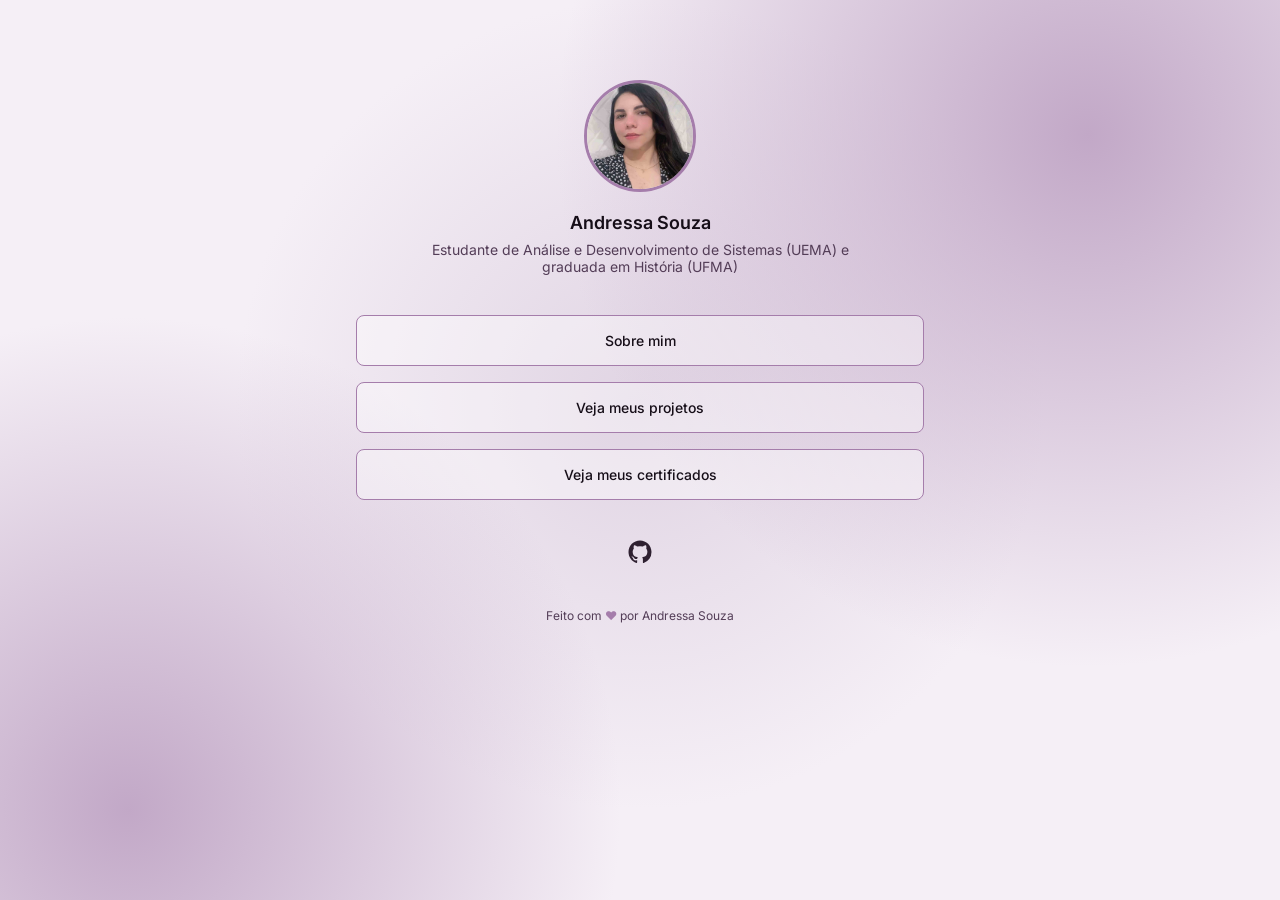
<file: index.html>
<!DOCTYPE html>
<html lang="pt-BR">
<head>
  <meta charset="UTF-8">
  <meta name="viewport" content="width=device-width, initial-scale=1.0">
  <title>Andressa Souza | Portfólio</title>
  <link rel="preconnect" href="https://fonts.googleapis.com">
  <link href="https://fonts.googleapis.com/css2?family=Inter:wght@400;500;600&display=swap" rel="stylesheet">
  <link rel="stylesheet" href="style.css">
</head>
<body>
  <main class="container">
    <section class="perfil">
      <img src="assets/andressa.jpg" alt="Foto de Andressa Souza">
      <h1>Andressa Souza</h1>
      <p>Estudante de Análise e Desenvolvimento de Sistemas (UEMA) e graduada em História (UFMA)</p>
    </section>

    <nav class="botoes">
      <a class="botao" href="sobre.html">Sobre mim</a>
      <a class="botao" href="projetos.html">Veja meus projetos</a>
      <a class="botao" href="certificados.html">Veja meus certificados</a>
    </nav>

    <div class="redes">
      <a href="https://github.com/souzadressa" target="_blank" aria-label="GitHub">
        <svg viewBox="0 0 24 24"><path d="M12 .5C5.65.5.5 5.65.5 12c0 5.08 3.29 9.39 7.86 10.91.58.1.79-.25.79-.56v-2c-3.2.7-3.87-1.37-3.87-1.37-.52-1.33-1.28-1.69-1.28-1.69-1.04-.71.08-.7.08-.7 1.15.08 1.76 1.18 1.76 1.18 1.03 1.76 2.69 1.25 3.35.96.1-.75.4-1.25.73-1.54-2.55-.29-5.24-1.28-5.24-5.68 0-1.26.45-2.28 1.18-3.09-.12-.29-.51-1.46.11-3.04 0 0 .97-.31 3.17 1.18a11 11 0 0 1 5.77 0c2.2-1.49 3.17-1.18 3.17-1.18.62 1.58.23 2.75.11 3.04.74.81 1.18 1.83 1.18 3.09 0 4.41-2.69 5.39-5.25 5.67.41.36.78 1.06.78 2.14v3.17c0 .31.21.67.8.56A11.5 11.5 0 0 0 23.5 12C23.5 5.65 18.35.5 12 .5z"/></svg>
      </a>
    </div>

    <footer>Feito com <span>&#9829;</span> por Andressa Souza</footer>
  </main>
</body>
</html>
</file>
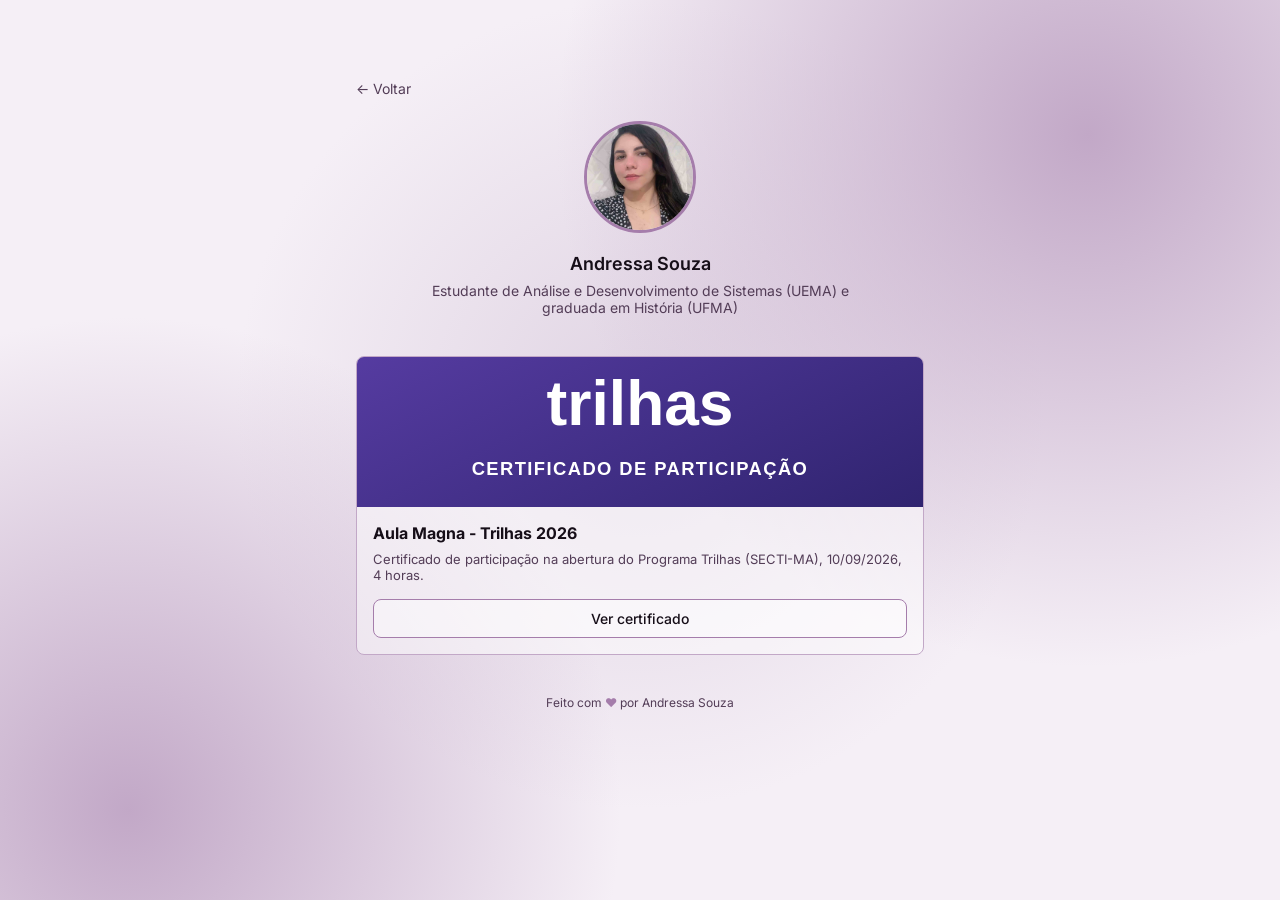
<file: certificados.html>
<!DOCTYPE html>
<html lang="pt-BR">
<head>
  <meta charset="UTF-8">
  <meta name="viewport" content="width=device-width, initial-scale=1.0">
  <title>Certificados | Andressa Souza</title>
  <link rel="preconnect" href="https://fonts.googleapis.com">
  <link href="https://fonts.googleapis.com/css2?family=Inter:wght@400;500;600&display=swap" rel="stylesheet">
  <link rel="stylesheet" href="style.css">
</head>
<body>
  <main class="container">
    <a class="voltar" href="index.html">&larr; Voltar</a>

    <section class="perfil">
      <img src="assets/andressa.jpg" alt="Foto de Andressa Souza">
      <h1>Andressa Souza</h1>
      <p>Estudante de Análise e Desenvolvimento de Sistemas (UEMA) e graduada em História (UFMA)</p>
    </section>
    <section class="projetos">
      <article class="card">
        <img src="assets/certificado-abertura-trilhas.svg" alt="Certificado de participação na abertura do Trilhas">
        <div class="card-texto">
          <h3>Aula Magna - Trilhas 2026</h3>
          <p>Certificado de participação na abertura do Programa Trilhas (SECTI-MA), 10/09/2026, 4 horas.</p>
          <a class="botao" href="certificados/certificado-abertura-trilhas.pdf" target="_blank">Ver certificado</a>
        </div>
      </article>
    </section>

    <footer>Feito com <span>&#9829;</span> por Andressa Souza</footer>
  </main>
</body>
</html>
</file>
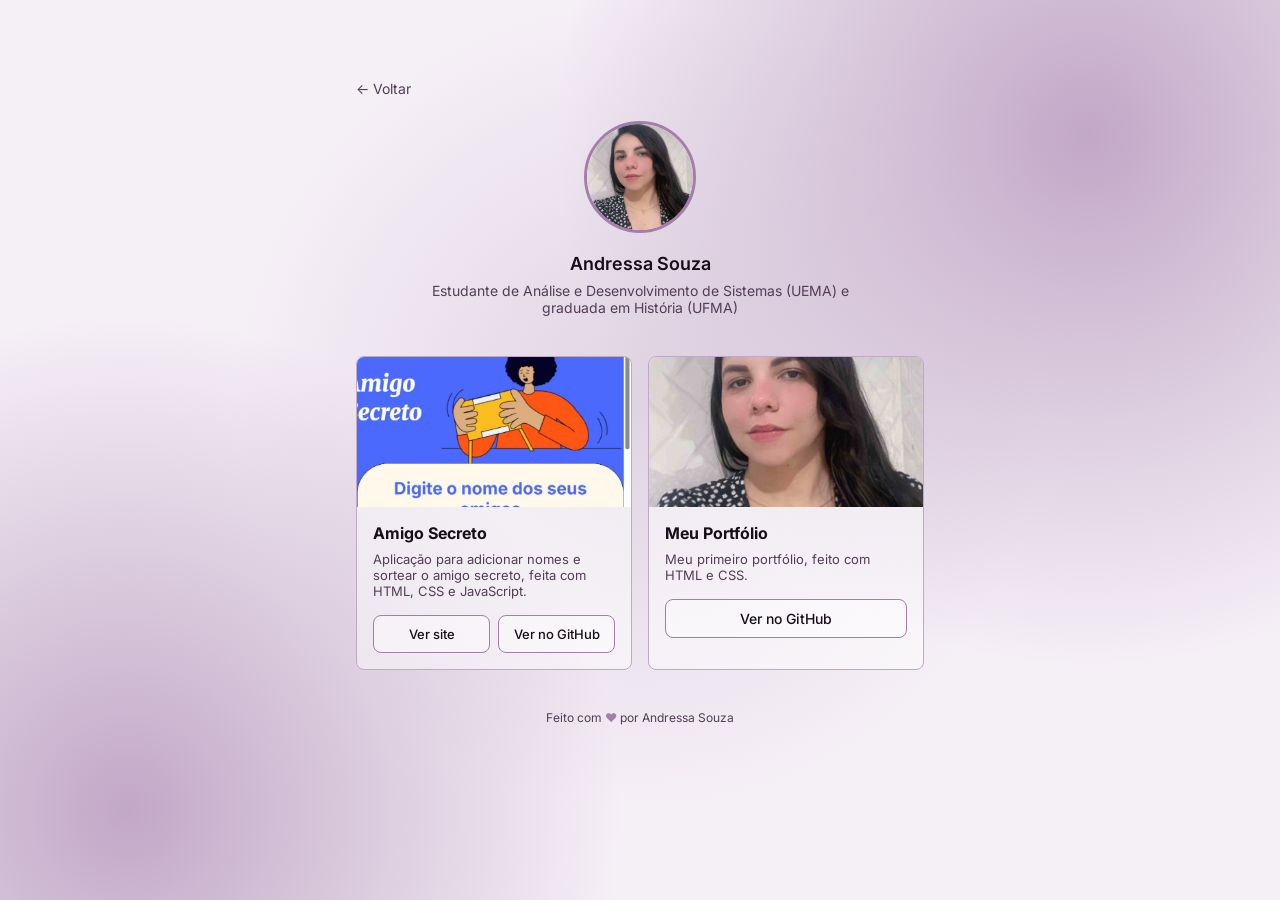
<file: projetos.html>
<!DOCTYPE html>
<html lang="pt-BR">
<head>
  <meta charset="UTF-8">
  <meta name="viewport" content="width=device-width, initial-scale=1.0">
  <title>Projetos | Andressa Souza</title>
  <link rel="preconnect" href="https://fonts.googleapis.com">
  <link href="https://fonts.googleapis.com/css2?family=Inter:wght@400;500;600&display=swap" rel="stylesheet">
  <link rel="stylesheet" href="style.css">
</head>
<body>
  <main class="container">
    <a class="voltar" href="index.html">&larr; Voltar</a>

    <section class="perfil">
      <img src="assets/andressa.jpg" alt="Foto de Andressa Souza">
      <h1>Andressa Souza</h1>
      <p>Estudante de Análise e Desenvolvimento de Sistemas (UEMA) e graduada em História (UFMA)</p>
    </section>
    <section class="projetos">
      <article class="card">
        <img src="assets/amigo-secreto.jpg" alt="Tela do projeto Amigo Secreto">
        <div class="card-texto">
          <h3>Amigo Secreto</h3>
          <p>Aplicação para adicionar nomes e sortear o amigo secreto, feita com HTML, CSS e JavaScript.</p>
          <div class="card-botoes">
            <a class="botao" href="https://amigo-secreto-psi-six.vercel.app/" target="_blank">Ver site</a>
            <a class="botao" href="https://github.com/souzadressa/challenge-amigo-secreto_pt-main" target="_blank">Ver no GitHub</a>
          </div>
        </div>
      </article>

      <article class="card">
        <img src="assets/andressa.jpg" alt="Imagem do projeto Portfólio">
        <div class="card-texto">
          <h3>Meu Portfólio</h3>
          <p>Meu primeiro portfólio, feito com HTML e CSS.</p>
          <a class="botao" href="https://github.com/souzadressa/portfolio" target="_blank">Ver no GitHub</a>
        </div>
      </article>
    </section>

    <footer>Feito com <span>&#9829;</span> por Andressa Souza</footer>
  </main>
</body>
</html>
</file>
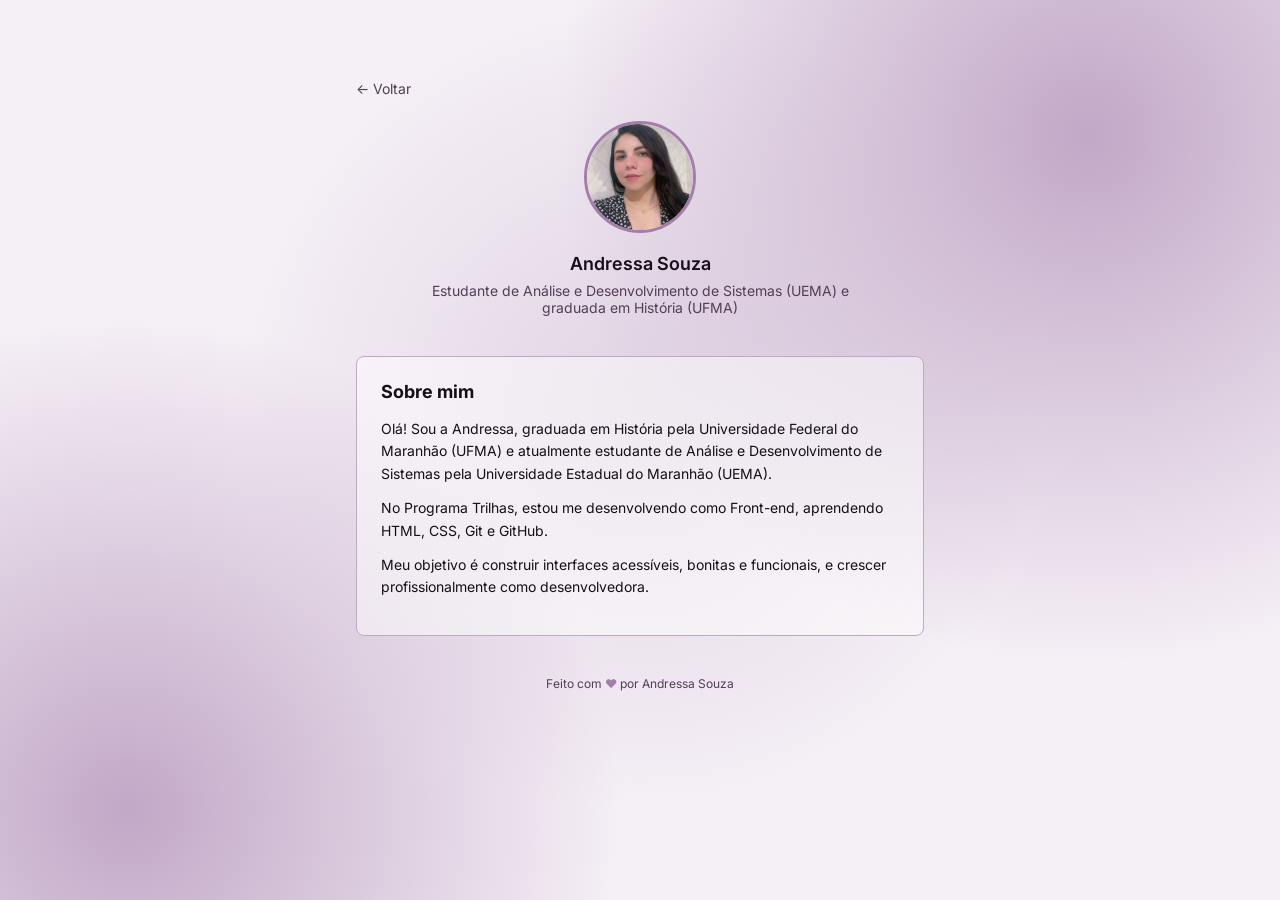
<file: sobre.html>
<!DOCTYPE html>
<html lang="pt-BR">
<head>
  <meta charset="UTF-8">
  <meta name="viewport" content="width=device-width, initial-scale=1.0">
  <title>Sobre mim | Andressa Souza</title>
  <link rel="preconnect" href="https://fonts.googleapis.com">
  <link href="https://fonts.googleapis.com/css2?family=Inter:wght@400;500;600&display=swap" rel="stylesheet">
  <link rel="stylesheet" href="style.css">
</head>
<body>
  <main class="container">
    <a class="voltar" href="index.html">&larr; Voltar</a>

    <section class="perfil">
      <img src="assets/andressa.jpg" alt="Foto de Andressa Souza">
      <h1>Andressa Souza</h1>
      <p>Estudante de Análise e Desenvolvimento de Sistemas (UEMA) e graduada em História (UFMA)</p>
    </section>
    <section class="conteudo">
      <h2>Sobre mim</h2>
      <p>Olá! Sou a Andressa, graduada em História pela Universidade Federal do Maranhão (UFMA) e atualmente estudante de Análise e Desenvolvimento de Sistemas pela Universidade Estadual do Maranhão (UEMA).</p>
      <p>No Programa Trilhas, estou me desenvolvendo como Front-end, aprendendo HTML, CSS, Git e GitHub.</p>
      <p>Meu objetivo é construir interfaces acessíveis, bonitas e funcionais, e crescer profissionalmente como desenvolvedora.</p>
    </section>

    <footer>Feito com <span>&#9829;</span> por Andressa Souza</footer>
  </main>
</body>
</html>
</file>
<file: style.css>
/* Paleta Lilás monocromática */
:root {
  --lilas-50: #f5eff6;
  --lilas-100: #e0d4e3;
  --lilas-200: #c2a8c7;
  --lilas-300: #a57dab;
  --lilas-400: #7a5c80;
  --lilas-500: #533d57;
  --lilas-600: #2e2030;
  --lilas-700: #160e18;
}

* {
  margin: 0;
  padding: 0;
  box-sizing: border-box;
}

body {
  font-family: "Inter", sans-serif;
  color: var(--lilas-700);
  min-height: 100vh;
  background-color: var(--lilas-50);
  background-image:
    radial-gradient(circle at 85% 15%, var(--lilas-200) 0%, transparent 40%),
    radial-gradient(circle at 10% 90%, var(--lilas-200) 0%, transparent 35%),
    radial-gradient(circle at 50% 45%, var(--lilas-100) 0%, transparent 50%);
  background-attachment: fixed;
}

.container {
  max-width: 600px;
  margin: 0 auto;
  padding: 80px 16px 40px;
  display: flex;
  flex-direction: column;
  align-items: center;
}

/* Perfil */
.perfil {
  text-align: center;
  margin-bottom: 40px;
}

.perfil img {
  width: 112px;
  height: 112px;
  border-radius: 50%;
  object-fit: cover;
  border: 3px solid var(--lilas-300);
  margin-bottom: 16px;
}

.perfil h1 {
  font-size: 18px;
  font-weight: 600;
  margin-bottom: 8px;
}

.perfil p {
  font-size: 14px;
  color: var(--lilas-500);
  max-width: 420px;
}

/* Botões */
.botoes {
  width: 100%;
  display: flex;
  flex-direction: column;
  gap: 16px;
}

.botao {
  display: block;
  width: 100%;
  padding: 16px;
  text-align: center;
  font-size: 14px;
  font-weight: 500;
  color: var(--lilas-700);
  text-decoration: none;
  background-color: rgba(255, 255, 255, 0.4);
  border: 1px solid var(--lilas-300);
  border-radius: 8px;
  transition: background-color 0.2s, color 0.2s;
}

.botao:hover {
  background-color: var(--lilas-400);
  color: #fff;
}

/* Redes sociais */
.redes {
  display: flex;
  gap: 24px;
  margin-top: 40px;
}

.redes a {
  color: var(--lilas-600);
}

.redes a:hover {
  color: var(--lilas-300);
}

.redes svg {
  width: 24px;
  height: 24px;
  fill: currentColor;
}

/* Rodapé */
footer {
  margin-top: 40px;
  font-size: 12px;
  color: var(--lilas-500);
}

footer span {
  color: var(--lilas-300);
}

/* Páginas internas */
.voltar {
  align-self: flex-start;
  margin-bottom: 24px;
  font-size: 14px;
  color: var(--lilas-500);
  text-decoration: none;
}

.voltar:hover {
  color: var(--lilas-300);
}

.conteudo {
  width: 100%;
  padding: 24px;
  background-color: rgba(255, 255, 255, 0.5);
  border: 1px solid var(--lilas-200);
  border-radius: 8px;
}

.conteudo h2 {
  font-size: 18px;
  margin-bottom: 16px;
}

.conteudo p {
  font-size: 14px;
  line-height: 1.6;
  margin-bottom: 12px;
}

/* Cards de projetos */
.projetos {
  width: 100%;
  display: grid;
  grid-template-columns: repeat(auto-fit, minmax(240px, 1fr));
  gap: 16px;
}

.card {
  background-color: rgba(255, 255, 255, 0.5);
  border: 1px solid var(--lilas-200);
  border-radius: 8px;
  overflow: hidden;
}

.card img {
  width: 100%;
  height: 150px;
  object-fit: cover;
  display: block;
  background-color: var(--lilas-200);
}

.card-texto {
  padding: 16px;
}

.card h3 {
  font-size: 16px;
  margin-bottom: 8px;
}

.card p {
  font-size: 13px;
  color: var(--lilas-500);
  margin-bottom: 16px;
}

.card .botao {
  padding: 10px;
}

.card-botoes {
  display: flex;
  gap: 8px;
}

.card-botoes .botao {
  flex: 1;
  padding: 10px 4px;
  font-size: 13px;
  white-space: nowrap;
}
</file>
